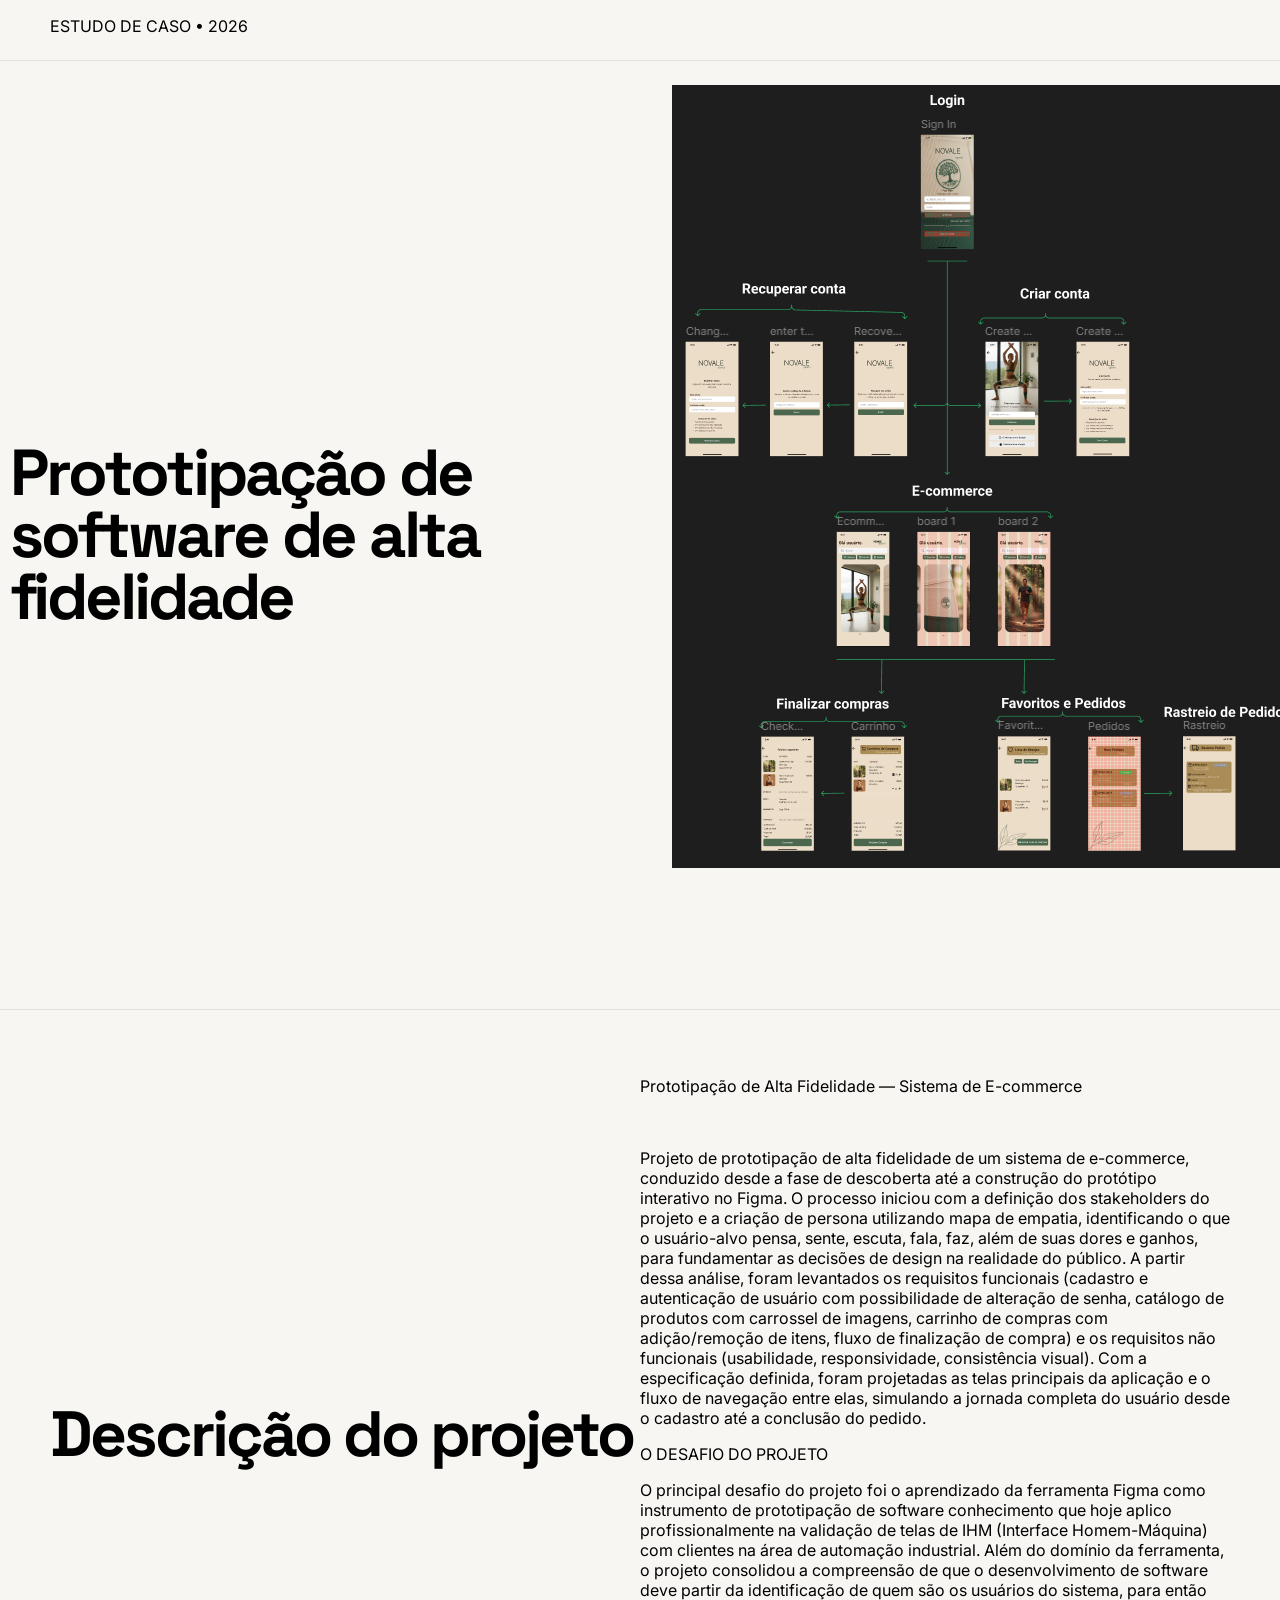
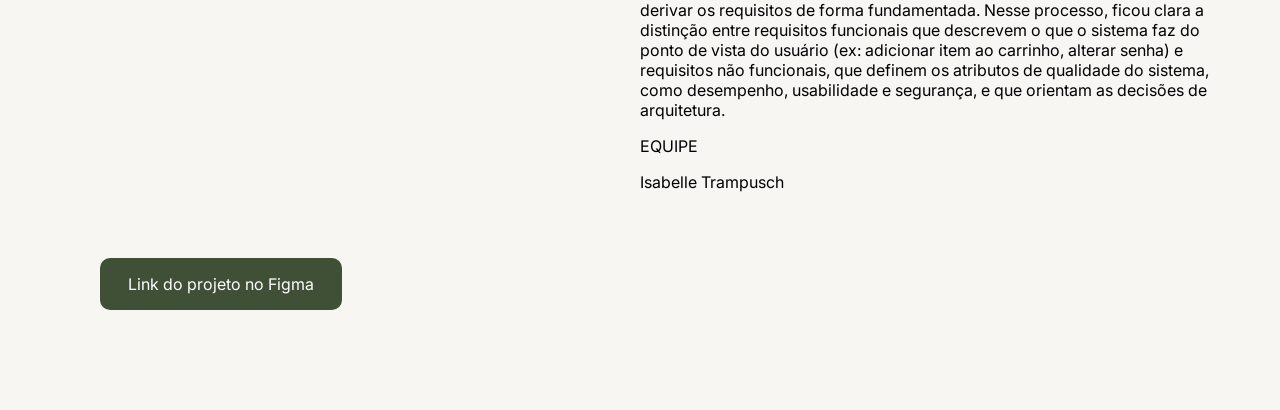
<file: html/projeto3.html>
<!DOCTYPE html>
<html lang="pt-br">
<head>
    <meta charset="UTF-8">
    <meta name="viewport" content="width=device-width, initial-scale=1.0">
    <title>Protótipos</title>
    <link rel="stylesheet" href="assets/css/style.css">
    <link rel="stylesheet"
    href="https://cdnjs.cloudflare.com/ajax/libs/font-awesome/6.7.2/css/all.min.css">
    <link rel="preconnect" href="https://fonts.googleapis.com">
    <link rel="preconnect" href="https://fonts.gstatic.com" crossorigin>
    <link href="https://fonts.googleapis.com/css2?family=Inter:wght@400;500;600&family=JetBrains+Mono:wght@400;500&family=Space+Grotesk:wght@400;500;600;700&display=swap" rel="stylesheet">

</head>
<body>
    <section id="inicio3">
        <div class="header">
            <p class="eyebrown">ESTUDO DE CASO • 2026</p>
        </div>

        <hr>
    <div class="projetoTitulo">

        <h1>Prototipação de software de alta fidelidade</h1>
        <div class="meca">
        <img src="assets/imagens/fluxoDeTelas.png" alt="descrição da imagem">
        </div>
    </section>
    </div>
    <hr>
    <section id="descricao3">

    <div class="descricao">
        <div>
            <h1>Descrição do projeto </h1>
        </div>
        <div>
            <p class="eyebrown">Prototipação de Alta Fidelidade — Sistema de E-commerce</p>
            <br>
            <p>
                Projeto de prototipação de alta fidelidade de um sistema de e-commerce, conduzido desde a fase de descoberta até a construção do protótipo interativo no Figma. O processo iniciou com a definição dos stakeholders do projeto e a criação de persona utilizando mapa de empatia, identificando o que o usuário-alvo pensa, sente, escuta, fala, faz, além de suas dores e ganhos, para fundamentar as decisões de design na realidade do público. A partir dessa análise, foram levantados os requisitos funcionais (cadastro e autenticação de usuário com possibilidade de alteração de senha, catálogo de produtos com carrossel de imagens, carrinho de compras com adição/remoção de itens, fluxo de finalização de compra) e os requisitos não funcionais (usabilidade, responsividade, consistência visual). Com a especificação definida, foram projetadas as telas principais da aplicação e o fluxo de navegação entre elas, simulando a jornada completa do usuário desde o cadastro até a conclusão do pedido.
            </p>

            <p class="eyebrown">O DESAFIO DO PROJETO</p>

            <P>
               O principal desafio do projeto foi o aprendizado da ferramenta Figma como instrumento de prototipação de software conhecimento que hoje aplico profissionalmente na validação de telas de IHM (Interface Homem-Máquina) com clientes na área de automação industrial. Além do domínio da ferramenta, o projeto consolidou a compreensão de que o desenvolvimento de software deve partir da identificação de quem são os usuários do sistema, para então derivar os requisitos de forma fundamentada. Nesse processo, ficou clara a distinção entre requisitos funcionais que descrevem o que o sistema faz do ponto de vista do usuário (ex: adicionar item ao carrinho, alterar senha) e requisitos não funcionais, que definem os atributos de qualidade do sistema, como desempenho, usabilidade e segurança, e que orientam as decisões de arquitetura.
            </P>

            <p class="eyebrown">EQUIPE</p>
                
            <P>
                Isabelle Trampusch
            </P>
        </div>
        <div class="actions">
        <a href="https://www.figma.com/proto/HA1YNv4rccMxS3ZGPYOwan/E-commerce---NOVALE?node-id=4-9377&starting-point-node-id=4%3A9377" class="btn-primary">Link do projeto no Figma</a>
    
    </div>

    </section>

    


</body>
</html>
</file>
<file: html/assets/css/style.css>
body{

  background-color: #F7F6F3;
  font-family: "Inter", sans-serif;

  margin: 0;
  padding: 0;
  box-sizing: border-box;

  h1, h2, h3, h4 {
  font-family: "Space Grotesk", sans-serif;
  font-weight: 700;
  }

  /* Código */
  code, pre {
  font-family: "JetBrains Mono", monospace;
  }
}
/* Inicio */
.hero{
  display: grid;
  grid-template-columns: 1fr 1fr;
  gap: 64x;
  align-items: center;
}
.hero h1 {
  margin-left: 10px;
  font-size: clamp(64px, 9vw, 130px);   /* mínimo 64px, cresce com a tela (9vw), máximo 130px */
  line-height: 0.95;       /* aproxima as linhas */
  letter-spacing: -3px;    /* aperta as letras (visual editorial) */
}
.hero h2{
  margin: 25px;
}

.hero p{
  margin: 50px;
  color: #362c19;
}

/* Sobre */
.about{
  margin: 50px;
  display: grid;
  grid-template-columns: 5fr 5fr;
  gap: 64x;
  align-items: center;
  min-height: 400px;
}

.about h1{
  font-size: clamp(32px, 9vw, 64px);  
  line-height: 0.95;       /* aproxima as linhas */
  letter-spacing: -3px;    /* aperta as letras (visual editorial) */
}

.header{
  margin-left: 50px;
}
.eyebrow {
  font-family: "JetBrains Mono", monospace;
  text-transform: uppercase;   /* tudo em maiúscula */
  letter-spacing: 6px;         /* espaço largo entre letras */
  font-size: 16px;
  color: #5a5a5a;
  
}

/* Botões */
.actions {
  margin: 50px;
  display: flex;   /* coloca os dois lado a lado */
  gap: 16px;       /* espaço entre eles */
}



.btn {
  padding: 16px 28px;        /* tamanho interno do botão */
  border-radius: 10px;       /* cantos arredondados */
  font-size: 16px;
  cursor: pointer;
  text-decoration: none;     /* tira o sublinhado se for <a> */
  border: 1px solid transparent;
}

.btn-primary {
  display: inline-block;
  box-sizing: border-box;
  padding: 16px 28px;
  border-radius: 10px;
  background: #3f5036;
  color: #fff;
  text-decoration: none;
}

.btn-primary:hover {
  background: #2d3723;
}

.btn-secundary{
  display: inline-block;
  box-sizing: border-box;
  padding: 16px 28px;
  border-radius: 10px;
  background:  #fff;
  color:#344029;
  text-decoration: none;
}

.btn-secundary:hover{
  background-color: #3f5036;
  color: #fff;
}


.btn-ghost {
  background: transparent;   /* fundo vazio */
  border-color: #d6d2c8;     /* só a borda cinza */
  color: #1a1a1a;
}
/* Linha de divisão */
hr {
  border: none;              /* remove o estilo padrão feio */
  border-top: 1px solid #e3e0d8;  /* linha fina e clara */
  margin: 24px 0;            /* espaço acima e abaixo */
}
.linha{

  width:100%;

  height:2px;

  margin:0px 0 0px;

  background:#D9C5A1;

}
/* Stack técnica */
.stack{
  align-items: center;
  margin: 50px;
  min-height: 200px;
}

/* Cards de projetos */
.projetos{
  align-items: center;
  margin: 50px;
  min-height: 200px;
}

.cards{
  display: flex;
  gap: 30px;
  flex-wrap: wrap;
  align-items: center;
      
}
   
.cardStack{

  align-items: center;
  width:320px;

  background:white;

  padding-top: 1px;
  padding: 20px;

  border-radius:20px;

  box-shadow:0px 8px 20px rgba(0,0,0,.08);

}


.cardProjeto{
  width:320px;
  height:420px;

  background:white;

  padding-top: 1px;
  padding: 20px;

  border-radius:20px;

  box-shadow:0px 8px 20px rgba(0,0,0,.08);
}
.imgPrototipo{

  width: 100%;
  height: 280px;

  margin: 20px auto;

  background-image: url("../imagens/prototipo.png");
  background-size: cover;
  background-position: center;
  background-repeat: no-repeat;
  border-radius: 20px;
}
.imgMecatronica{

  width: 100%;
  height: 280px;

  margin: 20px auto;

  background-image: url("../imagens/TCCMecatronicaI.jpeg");
  background-size: cover;
  background-position: center;
  background-repeat: no-repeat;
  border-radius: 20px;
}

/* Contato */

footer{
  min-height: 400px;
  background-color: #556B5D;
}

footer h1{
  padding-top: 80px;
  margin-left: 50px;
  color:#F7F6F3 ;
}

footer p{
  margin: 0;
  color:#F7F6F3 ;
}

footer h3{
  padding-top: 80px;
  margin-left: 50px;
  color:#F7F6F3 ;
}

/* Icones */

.fa-phone,
.fa-linkedin,
.fa-github,
.fa-envelope{
  font-size: 40px;
  color: #F7F6F3;
  align-items: center;
  margin-left: 50px;
}

.contato-item{
  display: flex;
  align-items: center;
  gap: 15px;
}

.contato-item a{
  color: #F7F6F3;
  text-decoration: none;
  font-size: 22px;
  font-weight: 500;
}

.contato-item a:hover{
  color: #d8d6d3;
  text-decoration: underline;
}

/* telas de Projetos */

.projetoTitulo{
  display: grid;
  grid-template-columns: 1fr 1fr;
  gap: 64px;
  align-items: center;
}
.projetoTitulo h1 {
  margin-left: 10px;
  font-size: clamp(32px, 9vw, 65px);   /* mínimo 64px, cresce com a tela (9vw), máximo 130px */
  line-height: 0.95;       /* aproxima as linhas */
  letter-spacing: -3px;    /* aperta as letras (visual editorial) */
}
.projetoTitulo h2{
  margin: 25px;
}
.projetoTitulo p{
  margin-left: 50px;
}
.meca{
  position: relative;
  width: 100%;
  height: 100vh;
  overflow: hidden;
}

.meca video{
  position: absolute;
  top: 50%;
  left: 50%;

  width: 100%;
  height: 100%;
  border-radius: 20px;
  object-fit: cover;

  transform: translate(-50%, -50%);
}

.prototipo img {
  position: absolute;
  top: 50%;
  left: 50%;

  width: 100%;
  height: 100%;
  border-radius: 20px;
  object-fit: cover;

  transform: translate(-50%, -50%);
}

.conteudo{
  position: relative;
  z-index: 1;
}

.descricao{
  margin: 50px;
  display: grid;
  grid-template-columns: 5fr 5fr;
  gap: 64x;
  align-items: center;
  min-height: 400px;
}

.descricao h1{
  font-size: clamp(32px, 9vw, 64px);
  line-height: 0.95;       /* aproxima as linhas */
  letter-spacing: -3px;    /* aperta as letras (visual editorial) */
}

/* Responsivo (mobile/tablet) */

@media (max-width: 900px) {
  .hero,
  .about,
  .descricao,
  .projetoTitulo {
    grid-template-columns: 1fr;
  }

  .about,
  .descricao {
    min-height: auto;
  }
}

@media (max-width: 768px) {
  .header {
    margin-left: 24px;
  }

  .hero h1 {
    margin-left: 0;
  }

  .hero h2 {
    margin: 16px 24px 0;
  }

  .hero p {
    margin: 16px 24px;
  }

  .actions {
    margin: 24px;
    flex-wrap: wrap;
  }

  .about {
    margin: 24px;
    gap: 24px;
  }

  .stack {
    margin: 24px;
  }

  .projetos {
    margin: 24px;
  }

  .cards {
    gap: 20px;
    justify-content: center;
  }

  .cardStack,
  .cardProjeto,
  .cardProjetoMec {
    width: 100%;
    max-width: 320px;
  }

  .descricao {
    margin: 24px;
    gap: 24px;
  }

  .projetoTitulo {
    gap: 24px;
  }

  .projetoTitulo h1 {
    margin-left: 0;
  }

  .projetoTitulo p {
    margin-left: 24px;
  }

  .meca {
    height: 75vh;
  }

  footer h1,
  footer h3 {
    margin-left: 24px;
    padding-top: 48px;
  }

  .fa-phone,
  .fa-linkedin,
  .fa-github,
  .fa-envelope {
    margin-left: 24px;
    font-size: 32px;
  }
}

@media (max-width: 480px) {
  .hero h1 {
    letter-spacing: -1px;
  }

  .about h1,
  .descricao h1 {
    letter-spacing: -1px;
  }

  .actions {
    flex-direction: column;
  }

  .btn-primary,
  .btn-secundary {
    text-align: center;
    width: 100%;
  }

  .meca {
    height: 86vh;
  }

  .contato-item a {
    font-size: 18px;
  }
}
</file>
